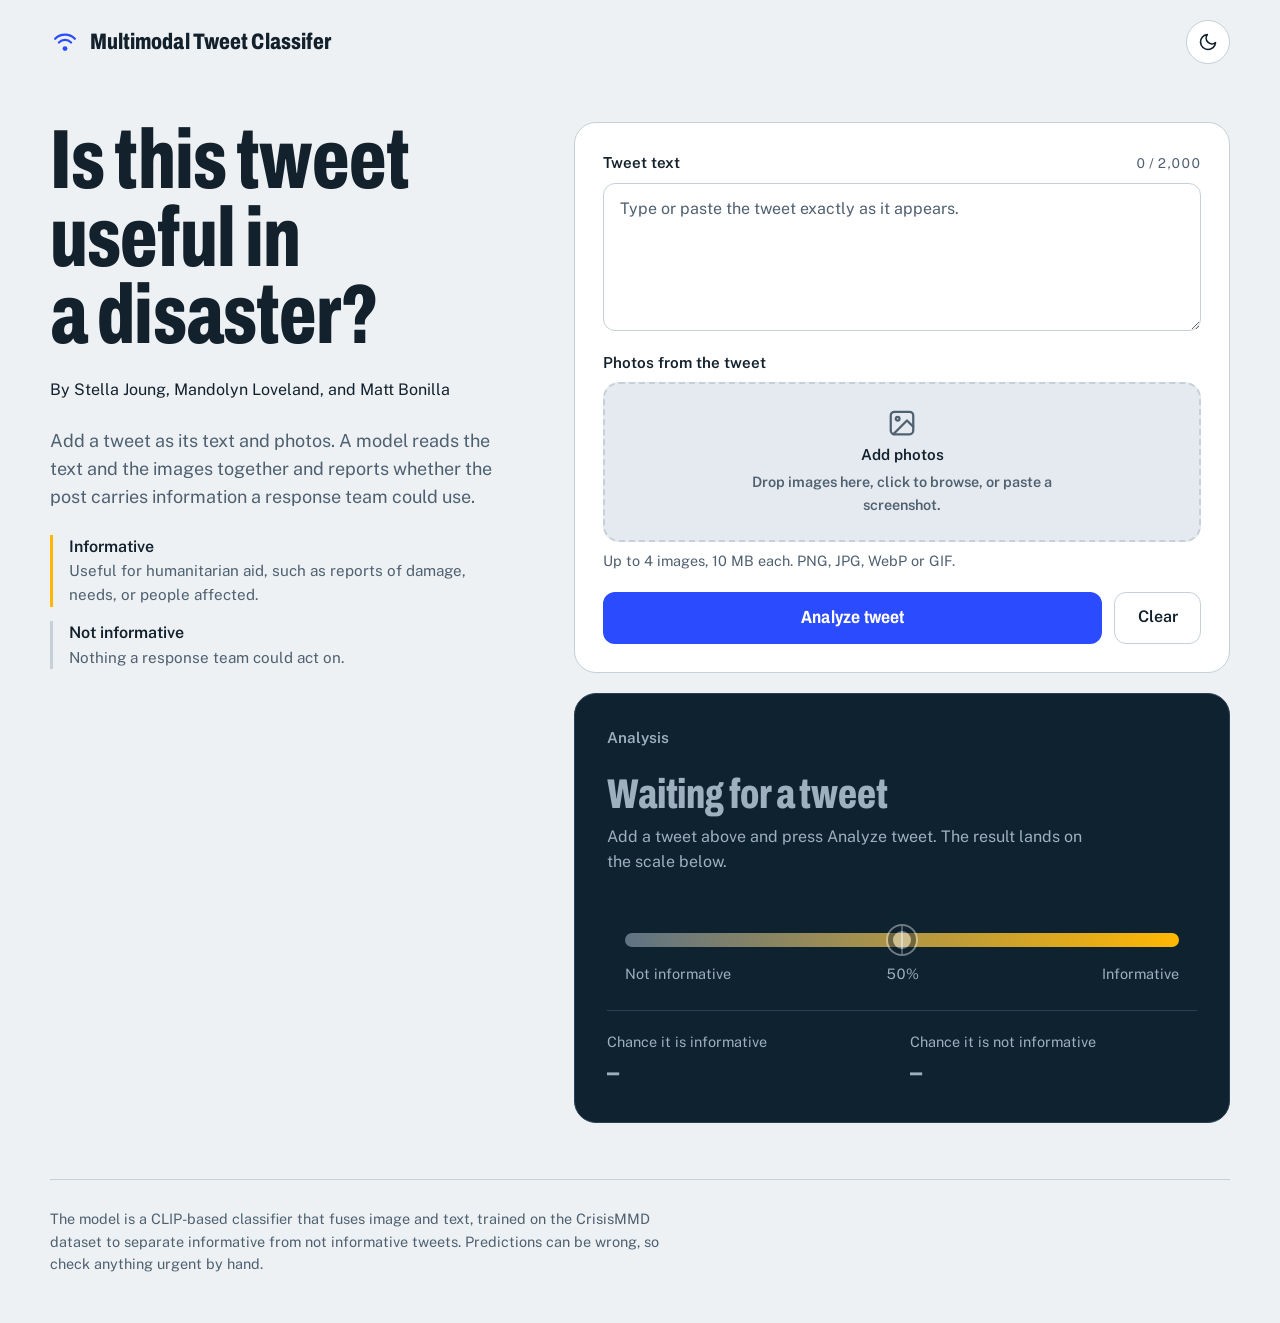
<file: crisismmd.html>
<!DOCTYPE html>
<html lang="en">
<head>
  <meta charset="utf-8">
  <meta name="viewport" content="width=device-width, initial-scale=1">
  <meta name="color-scheme" content="light dark">
  <title>Tweet Triage: is this tweet useful in a disaster?</title>
  <meta name="description" content="Check whether a tweet carries information that could help a disaster response. Add a tweet link, its HTML, or its text and photos.">

  <link rel="icon" href="data:image/svg+xml,%3Csvg xmlns='http://www.w3.org/2000/svg' viewBox='0 0 32 32'%3E%3Crect width='32' height='32' rx='8' fill='%232B4BFF'/%3E%3Ccircle cx='16' cy='23' r='2.6' fill='%23fff'/%3E%3Cpath d='M9.5 16.5a9.2 9.2 0 0 1 13 0M5.5 12.5a14.8 14.8 0 0 1 21 0' fill='none' stroke='%23fff' stroke-width='2.4' stroke-linecap='round'/%3E%3C/svg%3E">

  <!-- Set the saved theme before first paint so the page doesn't flash the wrong colors. -->
  <script>
    (function () {
      try {
        var t = localStorage.getItem('tt-theme');
        if (t !== 'light' && t !== 'dark') {
          t = window.matchMedia('(prefers-color-scheme: dark)').matches ? 'dark' : 'light';
        }
        document.documentElement.setAttribute('data-theme', t);
      } catch (e) { /* storage blocked: the CSS falls back to the system theme */ }
    })();
  </script>

  <link rel="preconnect" href="https://fonts.googleapis.com">
  <link rel="preconnect" href="https://fonts.gstatic.com" crossorigin>
  <link href="https://fonts.googleapis.com/css2?family=Archivo:wdth,wght@62..125,100..900&family=Public+Sans:wght@400;500;600&display=swap" rel="stylesheet">
  <link rel="stylesheet" href="./styles/crisismmd.css">
  <script src="./scripts/crisismmd.js" defer></script>
</head>

<body>
  <a class="skip-link" href="#main">Skip to the tool</a>

  <div class="shell">
    <header class="site-header">
      <a class="brand" href="./" aria-label="Tweet Triage home">
        <svg class="brand-mark" viewBox="0 0 32 32" width="30" height="30" aria-hidden="true" focusable="false">
          <circle cx="16" cy="23" r="2.6" fill="currentColor"/>
          <path d="M9.5 16.5a9.2 9.2 0 0 1 13 0M5.5 12.5a14.8 14.8 0 0 1 21 0" fill="none" stroke="currentColor" stroke-width="2.4" stroke-linecap="round"/>
        </svg>
        <span class="brand-name">Multimodal Tweet Classifer</span>
      </a>

      <div class="header-actions">
        <span class="demo-pill" id="demo-pill" hidden>Demo mode</span>
        <button class="icon-btn" id="theme-toggle" type="button" aria-label="Switch to dark theme" title="Switch to dark theme">
          <svg class="icon-moon" viewBox="0 0 24 24" width="20" height="20" fill="none" stroke="currentColor" stroke-width="2" stroke-linecap="round" stroke-linejoin="round" aria-hidden="true" focusable="false">
            <path d="M21 12.8A9 9 0 1 1 11.2 3a7 7 0 0 0 9.8 9.8z"/>
          </svg>
          <svg class="icon-sun" viewBox="0 0 24 24" width="20" height="20" fill="none" stroke="currentColor" stroke-width="2" stroke-linecap="round" stroke-linejoin="round" aria-hidden="true" focusable="false">
            <circle cx="12" cy="12" r="4"/>
            <path d="M12 2v2M12 20v2M4.93 4.93l1.41 1.41M17.66 17.66l1.41 1.41M2 12h2M20 12h2M4.93 19.07l1.41-1.41M17.66 6.34l1.41-1.41"/>
          </svg>
        </button>
      </div>
    </header>

    <main id="main" class="layout">
      <section class="intro" aria-labelledby="page-title">
        <h1 id="page-title">Is this tweet useful in a disaster?</h1>
        <span> By Stella Joung, Mandolyn Loveland, and Matt Bonilla</span>
        <p class="lede">
          Add a tweet as its text and photos. A model reads the
          text and the images together and reports whether the post carries information
          a response team could use.
        </p>
        <dl class="legend">
          <div>
            <dt>Informative</dt>
            <dd>Useful for humanitarian aid, such as reports of damage, needs, or people affected.</dd>
          </div>
          <div>
            <dt>Not informative</dt>
            <dd>Nothing a response team could act on.</dd>
          </div>
        </dl>
      </section>

      <div class="work">
        <form class="sheet" id="tweet-form" novalidate>
          <div class="tabs" id="tablist" role="tablist" aria-label="How to add the tweet">
            <button class="tab" id="tab-link" type="button" role="tab" data-mode="link" aria-selected="true" aria-controls="panel-link" tabindex="0">Link</button>
            <button class="tab" id="tab-html" type="button" role="tab" data-mode="html" aria-selected="false" aria-controls="panel-html" tabindex="-1">HTML</button>
            <button class="tab" id="tab-pair" type="button" role="tab" data-mode="pair" aria-selected="false" aria-controls="panel-pair" tabindex="-1">Image and text</button>
          </div>

          <!-- Link -->
          <div class="panel" id="panel-link" role="tabpanel" aria-labelledby="tab-link">
            <div class="field">
              <label for="tweet-url">Tweet link</label>
              <input id="tweet-url" name="tweet_url" type="url" inputmode="url" autocomplete="off" spellcheck="false"
                     placeholder="https://x.com/username/status/1234567890"
                     aria-describedby="tweet-url-help tweet-url-error">
              <p class="help" id="tweet-url-help">Paste a link from x.com or twitter.com. The server fetches the text and photos for you.</p>
              <p class="error" id="tweet-url-error" hidden></p>
            </div>
          </div>

          <!-- HTML -->
          <div class="panel" id="panel-html" role="tabpanel" aria-labelledby="tab-html" hidden>
            <div class="field">
              <label for="tweet-html">Tweet HTML</label>
              <textarea id="tweet-html" name="tweet_html" class="code" rows="9" spellcheck="false" autocomplete="off"
                        placeholder="&lt;blockquote class=&quot;twitter-tweet&quot;&gt;…&lt;/blockquote&gt;"
                        aria-describedby="tweet-html-help tweet-html-error"></textarea>
              <p class="help" id="tweet-html-help">Paste the tweet’s embed code or the page source that contains it.</p>
              <p class="error" id="tweet-html-error" hidden></p>
            </div>
          </div>

          <!-- Image and text -->
          <div class="panel" id="panel-pair" role="tabpanel" aria-labelledby="tab-pair" hidden>
            <div class="field">
              <div class="label-row">
                <label for="tweet-text">Tweet text</label>
                <span class="counter" id="text-count" aria-hidden="true">0 / 2,000</span>
              </div>
              <textarea id="tweet-text" name="text" rows="5" maxlength="2000"
                        placeholder="Type or paste the tweet exactly as it appears."
                        aria-describedby="tweet-text-error"></textarea>
              <p class="error" id="tweet-text-error" hidden></p>
            </div>

            <div class="field">
              <span class="label" id="images-label">Photos from the tweet</span>
              <label class="dropzone" id="dropzone">
                <input class="sr-only" id="image-input" type="file" multiple
                       accept="image/png,image/jpeg,image/webp,image/gif"
                       aria-labelledby="images-label" aria-describedby="image-help image-error">
                <svg viewBox="0 0 24 24" width="30" height="30" fill="none" stroke="currentColor" stroke-width="1.8" stroke-linecap="round" stroke-linejoin="round" aria-hidden="true" focusable="false">
                  <rect x="3" y="3" width="18" height="18" rx="3"/>
                  <circle cx="8.5" cy="8.5" r="1.5"/>
                  <path d="M21 15l-5-5L5 21"/>
                </svg>
                <span class="dz-title" id="dz-title">Add photos</span>
                <span class="dz-hint" id="dz-hint">Drop images here, click to browse, or paste a screenshot.</span>
              </label>
              <p class="help" id="image-help">Up to 4 images, 10 MB each. PNG, JPG, WebP or GIF.</p>
              <p class="error" id="image-error" hidden></p>
              <ul class="previews" id="previews" aria-label="Selected photos"></ul>
            </div>
          </div>

          <div class="actions">
            <button class="btn-primary" id="submit-btn" type="submit" aria-busy="false">
              <span class="spinner" aria-hidden="true"></span>
              <span id="submit-label">Analyze tweet</span>
            </button>
            <button class="btn-ghost" id="clear-btn" type="button">Clear</button>
          </div>

          <p class="error form-error" id="form-error" role="alert" hidden></p>
        </form>

        <section class="readout" id="readout" data-state="idle" aria-labelledby="readout-title" tabindex="-1">
          <h2 id="readout-title">Analysis</h2>
          <p class="sr-only" id="status" role="status" aria-live="polite"></p>

          <div>
            <p class="verdict" id="verdict">Waiting for a tweet</p>
            <p class="verdict-note" id="verdict-note">Add a tweet above and press Analyze tweet. The result lands on the scale below.</p>
          </div>

          <div class="scale">
            <div class="scale-track" id="track">
              <span class="marker" id="marker">
                <span class="marker-value" id="marker-value" aria-hidden="true"></span>
              </span>
            </div>
            <div class="scale-ends" aria-hidden="true">
              <span>Not informative</span>
              <span class="scale-mid">50%</span>
              <span>Informative</span>
            </div>
          </div>

          <dl class="numbers">
            <div id="num-inf" data-pick="false">
              <dt>Chance it is informative</dt>
              <dd id="p-inf">–</dd>
            </div>
            <div id="num-not" data-pick="false">
              <dt>Chance it is not informative</dt>
              <dd id="p-not">–</dd>
            </div>
          </dl>

          <div class="echo" id="echo" hidden>
            <h3>What the model read</h3>
            <blockquote class="echo-quote" id="echo-quote" hidden><p id="echo-text"></p></blockquote>
            <div class="echo-images" id="echo-images" hidden></div>
          </div>

          <p class="meta" id="meta" hidden></p>
        </section>
      </div>

      <noscript><p class="error">This tool needs JavaScript to run. Turn it on in your browser and reload the page.</p></noscript>
    </main>

    <footer class="site-footer">
      <p>
        The model is a CLIP-based classifier that fuses image and text, trained on the CrisisMMD
        dataset to separate informative from not informative tweets. Predictions can be wrong,
        so check anything urgent by hand.
      </p>
    </footer>
  </div>
</body>
</html>
</file>
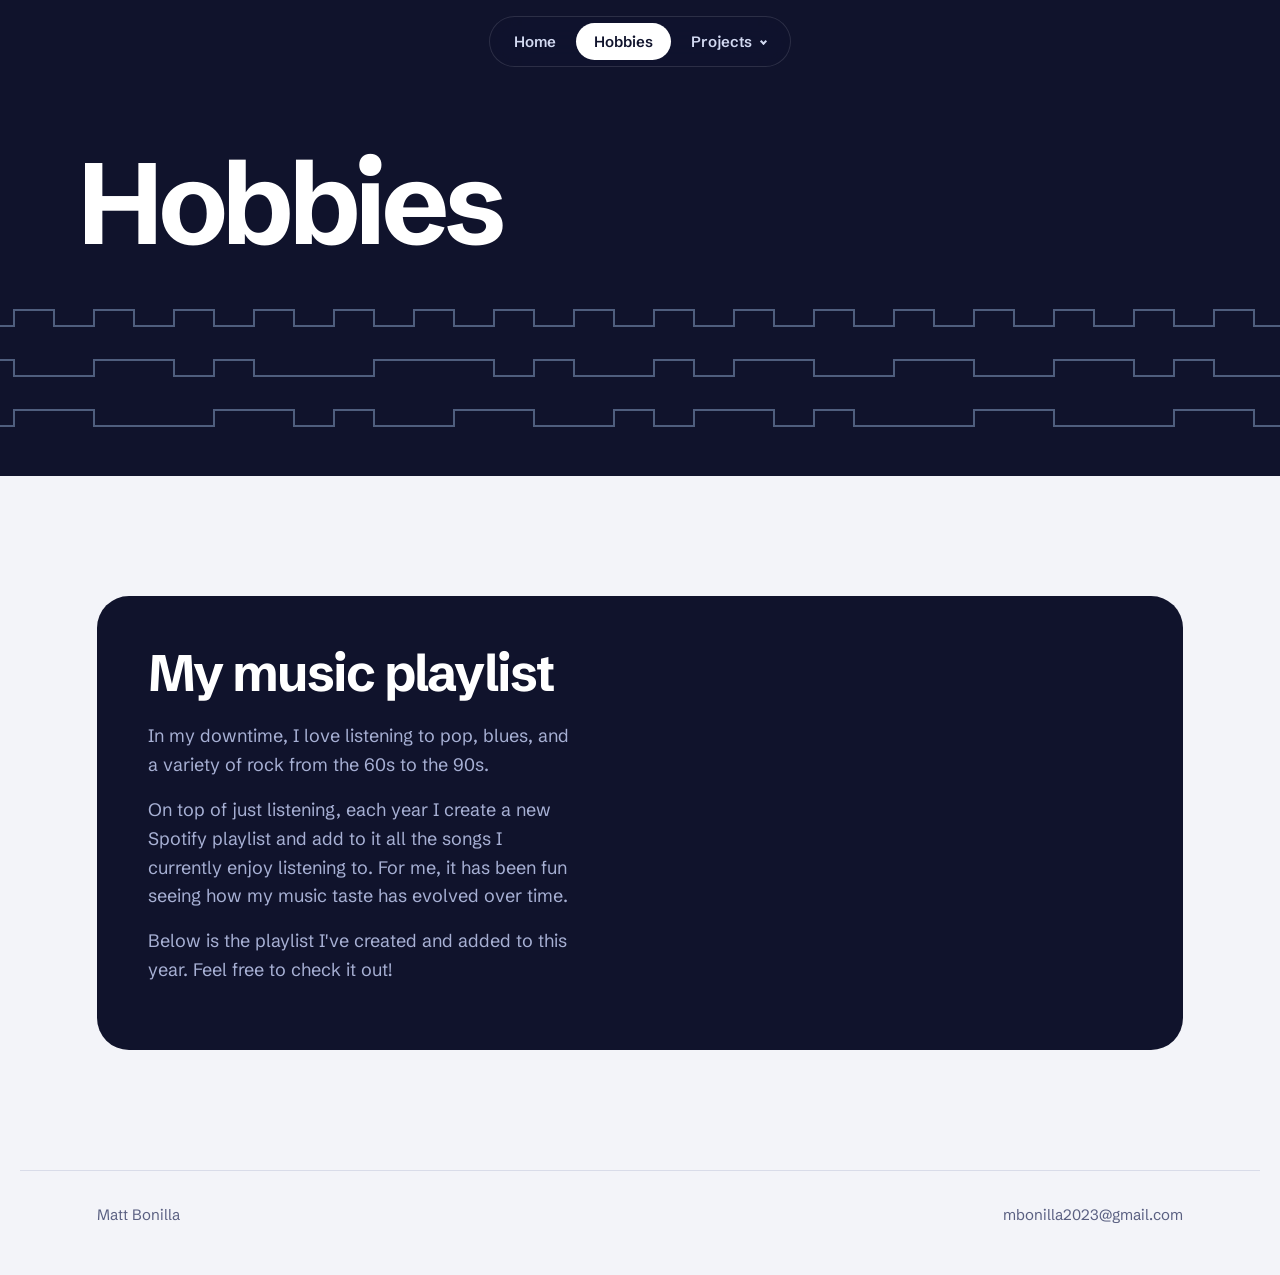
<file: hobbies.html>
<!DOCTYPE html>
<html lang="en">

    <head>
        <meta charset="utf-8">
        <meta name="viewport" content="width=device-width, initial-scale=1">
        <title>Hobbies | Matt Bonilla</title>

        <!-- Fonts -->
        <link rel="preconnect" href="https://fonts.googleapis.com">
        <link rel="preconnect" href="https://fonts.gstatic.com" crossorigin>
        <link href="https://fonts.googleapis.com/css2?family=Schibsted+Grotesk:wght@400..800&display=swap" rel="stylesheet">

        <!-- Styles -->
        <link rel="stylesheet" href="./styles/main.css">
        <link rel="stylesheet" href="./styles/media.css">

        <script src="./scripts/main.js" defer></script>
    </head>

    <body id="HobbiesPage">

        <!-- Navigation -->
        <nav class="mb-nav" aria-label="Main">
            <a href="index.html" class="mb-nav-link">Home</a>
            <a href="hobbies.html" class="mb-nav-link" aria-current="page">Hobbies</a>
            <div class="mb-dropdown">
                <button type="button" class="mb-nav-link" aria-haspopup="true" aria-expanded="false">Projects</button>
                <div class="mb-menu">
                    <a class="mb-menu-item" href="crisismmd.html">CrisisMMD Classifier</a>
                </div>
            </div>
        </nav>

        <button type="button" id="mb-back-to-top-btn">Back to top</button>

        <main>

            <header class="mb-hero mb-hero--compact">
                <canvas class="mb-hero-canvas" aria-hidden="true"></canvas>
                <div class="mb-hero-inner">
                    <h1 class="mb-hero-name mb-hero-name--small">
                        <span class="mb-line"><span>Hobbies</span></span>
                    </h1>
                </div>
            </header>

            <section class="mb-section" aria-labelledby="music-title">
                <div class="mb-playlist">
                    <div>
                        <h2 class="mb-section-title" id="music-title">My music playlist</h2>
                        <p class="mb-text">In my downtime, I love listening to pop, blues, and a variety of rock from the 60s to the 90s.</p>
                        <p class="mb-text">On top of just listening, each year I create a new Spotify playlist and add to it all the songs I currently enjoy listening to. For me, it has been fun seeing how my music taste has evolved over time.</p>
                        <p class="mb-text">Below is the playlist I've created and added to this year. Feel free to check it out!</p>
                    </div>

                    <iframe data-testid="embed-iframe" class="spotify-embed" title="Spotify playlist" src="https://open.spotify.com/embed/playlist/4vaowZ4FLVnLqrKpQ3nKG7?utm_source=generator&si=3f515258fcea4d74" allowfullscreen="" allow="autoplay; clipboard-write; encrypted-media; fullscreen; picture-in-picture" loading="lazy"></iframe>
                </div>
            </section>

        </main>

        <footer class="mb-footer">
            <p>Matt Bonilla</p>
            <a href="mailto:mbonilla2023@gmail.com">mbonilla2023@gmail.com</a>
        </footer>
    </body>

</html>
</file>
<file: styles/crisismmd.css>
/* ==========================================================================
   Tweet Triage
   Idea: a signal scale. The readout is an instrument panel; a marker slides
   from "Not informative" (static) toward "Informative" (beacon).
   ========================================================================== */

/* ---- Tokens ------------------------------------------------------------ */
:root {
  color-scheme: light;

  --bg: #EDF1F4;
  --surface: #FFFFFF;
  --surface-2: #E4EAEF;
  --ink: #13212C;
  --muted: #4F6070;
  --line: #C5D0D8;

  --primary: #2B4BFF;
  --primary-hover: #1F3BE0;
  --on-primary: #FFFFFF;
  --primary-soft: #E4E9FF;
  --focus: #2B4BFF;

  --danger: #B3261E;
  --danger-bg: #FDECEA;

  /* The readout is dark in both themes, like an instrument display. */
  --readout-bg: #0F2230;
  --readout-ink: #EAF1F6;
  --readout-muted: #9DB0BE;
  --readout-line: #2A4155;
  --focus-on-dark: #9DB0FF;
  --static: #5F7384;
  --beacon: #FFB703;

  --font-display: "Archivo", "Arial Narrow", "Helvetica Neue", Arial, sans-serif;
  --font-body: "Public Sans", system-ui, -apple-system, "Segoe UI", Roboto, "Helvetica Neue", Arial, sans-serif;
  --font-code: ui-monospace, SFMono-Regular, Menlo, Consolas, "Liberation Mono", monospace;

  --radius-panel: 22px;
  --radius-control: 12px;
  --gutter: clamp(1rem, 4vw, 2.5rem);
}

@media (prefers-color-scheme: dark) {
  :root:not([data-theme]) {
    color-scheme: dark;
    --bg: #0C1721;
    --surface: #132230;
    --surface-2: #0F1B27;
    --ink: #E8EEF3;
    --muted: #9FB0BD;
    --line: #2A3C4D;
    --primary: #7C93FF;
    --primary-hover: #97A9FF;
    --on-primary: #0B1220;
    --primary-soft: #1B2748;
    --focus: #9DB0FF;
    --danger: #FF9A92;
    --danger-bg: #3A1D1D;
    --readout-bg: #08121B;
    --readout-line: #223548;
  }
}

:root[data-theme="dark"] {
  color-scheme: dark;
  --bg: #0C1721;
  --surface: #132230;
  --surface-2: #0F1B27;
  --ink: #E8EEF3;
  --muted: #9FB0BD;
  --line: #2A3C4D;
  --primary: #7C93FF;
  --primary-hover: #97A9FF;
  --on-primary: #0B1220;
  --primary-soft: #1B2748;
  --focus: #9DB0FF;
  --danger: #FF9A92;
  --danger-bg: #3A1D1D;
  --readout-bg: #08121B;
  --readout-line: #223548;
}

/* ---- Base -------------------------------------------------------------- */
*, *::before, *::after { box-sizing: border-box; }

[hidden] { display: none !important; }

html {
  -webkit-text-size-adjust: 100%;
  text-size-adjust: 100%;
}

body {
  margin: 0;
  min-height: 100vh;
  background: var(--bg);
  color: var(--ink);
  font-family: var(--font-body);
  font-size: 1rem;
  line-height: 1.55;
  -webkit-font-smoothing: antialiased;
}

h1, h2, h3, p, dl, dd, figure, blockquote, ul { margin: 0; }

button, input, textarea { font: inherit; color: inherit; }

:focus-visible {
  outline: 3px solid var(--focus);
  outline-offset: 3px;
}

.sr-only {
  position: absolute !important;
  width: 1px;
  height: 1px;
  margin: -1px;
  padding: 0;
  overflow: hidden;
  clip: rect(0 0 0 0);
  clip-path: inset(50%);
  white-space: nowrap;
  border: 0;
}

.skip-link {
  position: absolute;
  left: 1rem;
  top: -4rem;
  z-index: 10;
  padding: .6rem 1rem;
  border-radius: 10px;
  background: var(--ink);
  color: var(--bg);
  font-weight: 600;
  text-decoration: none;
}
.skip-link:focus { top: 1rem; }

/* ---- Page shell -------------------------------------------------------- */
.shell {
  width: min(100% - 2 * var(--gutter), 1180px);
  margin-inline: auto;
}

.site-header {
  display: flex;
  flex-wrap: wrap;
  align-items: center;
  justify-content: space-between;
  gap: .75rem 1rem;
  padding-block: 1.25rem;
}

.brand {
  display: inline-flex;
  align-items: center;
  gap: .6rem;
  color: var(--ink);
  text-decoration: none;
  border-radius: 10px;
}
.brand-mark { color: var(--primary); flex: none; }
.brand-name {
  font-family: var(--font-display);
  font-stretch: 75%;
  font-weight: 800;
  font-size: 1.4rem;
  letter-spacing: .005em;
  white-space: nowrap;
}

.header-actions { display: flex; align-items: center; gap: .5rem; }

.demo-pill {
  padding: .25rem .7rem;
  border-radius: 999px;
  background: var(--beacon);
  color: #13212C;
  font-size: .85rem;
  font-weight: 600;
  white-space: nowrap;
}

.icon-btn {
  display: grid;
  place-items: center;
  width: 44px;
  height: 44px;
  border-radius: 50%;
  border: 1.5px solid var(--line);
  background: var(--surface);
  color: var(--ink);
  cursor: pointer;
  transition: border-color .15s ease, background-color .15s ease;
}
.icon-btn:hover { border-color: var(--primary); }
:root[data-theme="dark"] .icon-moon { display: none; }
:root:not([data-theme="dark"]) .icon-sun { display: none; }
@media (prefers-color-scheme: dark) {
  :root:not([data-theme]) .icon-moon { display: none; }
  :root:not([data-theme]) .icon-sun { display: block; }
}

/* ---- Layout ------------------------------------------------------------ */
.layout {
  display: grid;
  gap: clamp(2rem, 5vw, 3.5rem);
  padding-block: clamp(1rem, 3vw, 2.5rem) 3.5rem;
}

.intro { display: grid; gap: 1.5rem; align-content: start; }

h1 {
  font-family: var(--font-display);
  font-stretch: 68%;
  font-weight: 800;
  font-size: clamp(3rem, 9vw, 5.25rem);
  line-height: .92;
  letter-spacing: -.01em;
  text-wrap: balance;
}

.lede {
  max-width: 44ch;
  font-size: 1.125rem;
  color: var(--muted);
}

.legend { display: grid; gap: .9rem; max-width: 44ch; }
.legend div { padding-left: 1rem; border-left: 3px solid var(--line); }
.legend div:first-child { border-left-color: var(--beacon); }
.legend dt { font-weight: 600; }
.legend dd { color: var(--muted); font-size: .95rem; }

.work { display: grid; gap: 1.25rem; min-width: 0; }

@media (min-width: 62rem) {
  .layout {
    grid-template-columns: minmax(0, 5fr) minmax(0, 7fr);
    align-items: start;
  }
  .intro { position: sticky; top: 2rem; }
}

/* ---- Input sheet ------------------------------------------------------- */
.sheet {
  display: grid;
  gap: 1.25rem;
  padding: clamp(1.1rem, 3vw, 1.75rem);
  background: var(--surface);
  border: 1px solid var(--line);
  border-radius: var(--radius-panel);
}

.tabs {
  display: flex;
  gap: 4px;
  padding: 4px;
  background: var(--surface-2);
  border-radius: 14px;
}

.tab {
  flex: 1 1 0;
  min-height: 44px;
  padding: .6rem .5rem;
  border: 1px solid transparent;
  border-radius: 10px;
  background: transparent;
  color: var(--muted);
  font-size: .95rem;
  font-weight: 600;
  line-height: 1.2;
  text-align: center;
  cursor: pointer;
  transition: background-color .15s ease, color .15s ease;
}
.tab:hover { color: var(--ink); }
.tab[aria-selected="true"] {
  background: var(--surface);
  border-color: var(--line);
  color: var(--ink);
}

.panel { display: grid; gap: 1.25rem; }

.field { display: grid; gap: .5rem; }

.field label,
.field .label {
  font-weight: 600;
  font-size: .95rem;
}

.label-row { display: flex; align-items: baseline; justify-content: space-between; gap: 1rem; }
.counter { color: var(--muted); font-size: .85rem; font-variant-numeric: tabular-nums; }

input[type="url"],
textarea {
  width: 100%;
  padding: .8rem 1rem;
  border: 1.5px solid var(--line);
  border-radius: var(--radius-control);
  background: var(--surface);
  color: var(--ink);
  font-size: 1rem;
  line-height: 1.5;
  transition: border-color .15s ease, box-shadow .15s ease;
}
textarea { resize: vertical; min-height: 8rem; }
textarea.code {
  min-height: 11rem;
  font-family: var(--font-code);
  font-size: .9rem;
  line-height: 1.5;
}
input::placeholder,
textarea::placeholder { color: var(--muted); opacity: 1; }
input[type="url"]:focus-visible,
textarea:focus-visible {
  outline: none;
  border-color: var(--primary);
  box-shadow: 0 0 0 3px var(--primary-soft);
}
[aria-invalid="true"] { border-color: var(--danger) !important; }

.help { color: var(--muted); font-size: .9rem; }

.error {
  padding: .6rem .85rem;
  border-radius: 10px;
  background: var(--danger-bg);
  color: var(--danger);
  font-size: .92rem;
  font-weight: 500;
}

/* Drop zone */
.dropzone {
  position: relative;
  display: grid;
  justify-items: center;
  gap: .3rem;
  padding: 1.5rem 1rem;
  border: 2px dashed var(--line);
  border-radius: 16px;
  background: var(--surface-2);
  color: var(--muted);
  text-align: center;
  cursor: pointer;
  transition: border-color .15s ease, background-color .15s ease;
}
.dropzone:hover,
.dropzone.is-over {
  border-color: var(--primary);
  background: var(--primary-soft);
}
.dropzone:focus-within {
  border-color: var(--primary);
  outline: 3px solid var(--focus);
  outline-offset: 3px;
}
.dropzone.is-full { cursor: not-allowed; opacity: .75; }
.dropzone.is-full:hover { border-color: var(--line); background: var(--surface-2); }
.dz-title { color: var(--ink); font-weight: 600; }
.dz-hint { font-size: .9rem; max-width: 34ch; }

.previews {
  display: grid;
  grid-template-columns: repeat(auto-fill, minmax(104px, 1fr));
  gap: .75rem;
  padding: 0;
  list-style: none;
}
.previews:empty { display: none; }
.preview {
  position: relative;
  overflow: hidden;
  border: 1px solid var(--line);
  border-radius: 12px;
  background: var(--surface-2);
}
.preview img { display: block; width: 100%; aspect-ratio: 1; object-fit: cover; }
.preview-name {
  display: block;
  padding: .3rem .5rem;
  overflow: hidden;
  color: var(--muted);
  font-size: .75rem;
  text-overflow: ellipsis;
  white-space: nowrap;
}
.remove {
  position: absolute;
  top: 6px;
  right: 6px;
  display: grid;
  place-items: center;
  width: 28px;
  height: 28px;
  border: 0;
  border-radius: 50%;
  background: rgba(15, 34, 48, .88);
  color: #fff;
  cursor: pointer;
}
.remove:hover { background: #000; }

/* Buttons */
.actions { display: flex; flex-wrap: wrap; gap: .75rem; }

.btn-primary,
.btn-ghost {
  min-height: 48px;
  padding: .75rem 1.4rem;
  border-radius: var(--radius-control);
  cursor: pointer;
  transition: background-color .15s ease, border-color .15s ease;
}

.btn-primary {
  display: inline-flex;
  align-items: center;
  justify-content: center;
  gap: .6rem;
  flex: 1 1 12rem;
  border: 0;
  background: var(--primary);
  color: var(--on-primary);
  font-family: var(--font-display);
  font-stretch: 85%;
  font-weight: 700;
  font-size: 1.1rem;
  letter-spacing: .01em;
}
.btn-primary:hover { background: var(--primary-hover); }
.btn-primary[aria-busy="true"] { cursor: progress; opacity: .85; }

.btn-ghost {
  border: 1.5px solid var(--line);
  background: transparent;
  color: var(--ink);
  font-weight: 600;
}
.btn-ghost:hover:not(:disabled) { border-color: var(--primary); }
.btn-ghost:disabled { opacity: .5; cursor: not-allowed; }

.spinner {
  display: none;
  width: 1em;
  height: 1em;
  border: 2px solid currentColor;
  border-right-color: transparent;
  border-radius: 50%;
  animation: spin .7s linear infinite;
}
.btn-primary[aria-busy="true"] .spinner { display: inline-block; }
@keyframes spin { to { transform: rotate(360deg); } }

.form-error { margin-top: -.25rem; }

/* ---- Readout ----------------------------------------------------------- */
.readout {
  --pos: 50;
  display: grid;
  gap: 1.6rem;
  padding: clamp(1.25rem, 3.5vw, 2rem);
  border: 1px solid var(--readout-line);
  border-radius: var(--radius-panel);
  background: var(--readout-bg);
  color: var(--readout-ink);
}
.readout:focus { outline: none; }
.readout:focus-visible { outline: 3px solid var(--focus-on-dark); outline-offset: 3px; }
.readout :focus-visible { outline-color: var(--focus-on-dark); }

.readout h2 {
  font-size: .95rem;
  font-weight: 600;
  color: var(--readout-muted);
}

.verdict {
  font-family: var(--font-display);
  font-stretch: 70%;
  font-weight: 800;
  font-size: clamp(2.8rem, 8vw, 4.25rem);
  line-height: .95;
  letter-spacing: -.005em;
  overflow-wrap: anywhere;
}
.verdict[data-label="informative"] { color: var(--beacon); }
.readout[data-state="idle"] .verdict {
  font-size: clamp(1.9rem, 5vw, 2.6rem);
  color: var(--readout-muted);
}
.readout[data-state="loading"] .verdict { font-size: clamp(1.9rem, 5vw, 2.6rem); }

.verdict-note {
  margin-top: .7rem;
  max-width: 50ch;
  color: var(--readout-muted);
}

/* The signal scale */
.scale { padding: 2rem 18px 0; }

.scale-track {
  position: relative;
  height: 14px;
  border-radius: 999px;
  background: linear-gradient(90deg, var(--static), var(--beacon));
}
.scale-track::after {               /* 50% decision line */
  content: "";
  position: absolute;
  left: 50%;
  top: -7px;
  bottom: -7px;
  width: 2px;
  margin-left: -1px;
  background: var(--readout-ink);
  opacity: .5;
}

.marker {
  position: absolute;
  z-index: 1;
  top: 50%;
  left: calc(var(--pos) * 1%);
  width: 28px;
  height: 28px;
  border: 5px solid var(--readout-bg);
  border-radius: 50%;
  background: #fff;
  box-shadow: 0 0 0 2px #fff;
  transform: translate(-50%, -50%);
  opacity: .4;
  transition: left .95s cubic-bezier(.2, .9, .25, 1), opacity .3s ease;
}
.readout[data-state="done"] .marker { opacity: 1; }
.readout[data-state="loading"] .marker {
  opacity: 1;
  animation: sweep 1.3s ease-in-out infinite alternate;
}
@keyframes sweep {
  from { left: 6%; }
  to   { left: 94%; }
}

.marker-value {
  position: absolute;
  bottom: calc(100% + 12px);
  left: 50%;
  transform: translateX(-50%);
  font-family: var(--font-display);
  font-stretch: 85%;
  font-weight: 700;
  font-size: 1.15rem;
  white-space: nowrap;
  opacity: 0;
  transition: opacity .3s ease .5s;
}
.readout[data-state="done"] .marker-value { opacity: 1; }

.scale-ends {
  display: grid;
  grid-template-columns: 1fr auto 1fr;
  gap: .75rem;
  margin-top: 1rem;
  font-size: .9rem;
  color: var(--readout-muted);
}
.scale-ends span:first-child { text-align: left; }
.scale-ends span:last-child { text-align: right; }
.scale-mid { font-variant-numeric: tabular-nums; }

/* Numbers */
.numbers {
  display: grid;
  grid-template-columns: repeat(2, minmax(0, 1fr));
  gap: 1rem;
  padding-top: 1.25rem;
  border-top: 1px solid var(--readout-line);
}
.numbers dt { color: var(--readout-muted); font-size: .9rem; }
.numbers dd {
  font-family: var(--font-display);
  font-stretch: 80%;
  font-weight: 700;
  font-size: 1.9rem;
  line-height: 1.2;
  font-variant-numeric: tabular-nums;
}
.numbers [data-pick="false"] dd { color: var(--readout-muted); }

/* What the model read */
.echo {
  display: grid;
  gap: 1rem;
  padding-top: 1.25rem;
  border-top: 1px solid var(--readout-line);
}
.echo h3 { font-size: .95rem; font-weight: 600; color: var(--readout-muted); }
.echo-quote {
  padding-left: 1rem;
  border-left: 3px solid var(--beacon);
  max-height: 14rem;
  overflow: auto;
  overflow-wrap: anywhere;
  white-space: pre-wrap;
}
.echo-images {
  display: grid;
  grid-template-columns: repeat(auto-fill, minmax(128px, 1fr));
  gap: .75rem;
}
.echo-fig img {
  display: block;
  width: 100%;
  aspect-ratio: 1;
  object-fit: cover;
  border-radius: 12px;
  background: var(--static);
}
.echo-fig figcaption { margin-top: .35rem; color: var(--readout-muted); font-size: .85rem; }

.meta { color: var(--readout-muted); font-size: .85rem; }
.meta.is-demo { color: var(--beacon); }

/* ---- Footer ------------------------------------------------------------ */
.site-footer {
  padding-block: 1.75rem 3rem;
  border-top: 1px solid var(--line);
  color: var(--muted);
  font-size: .9rem;
}
.site-footer p { max-width: 70ch; }

/* ---- Small screens ----------------------------------------------------- */
@media (max-width: 30rem) {
  .numbers dd { font-size: 1.6rem; }
  .scale-ends { font-size: .85rem; gap: .5rem; }
  .actions .btn-ghost { flex: 1 1 100%; }
}

/* ---- Reduced motion ---------------------------------------------------- */
@media (prefers-reduced-motion: reduce) {
  *, *::before, *::after {
    transition-duration: .001ms !important;
    scroll-behavior: auto !important;
  }
  .readout[data-state="loading"] .marker { animation: none; }
  .spinner { animation: none; }
}
</file>
<file: styles/main.css>
/* ==========================================================
   Tokens
   ========================================================== */
:root
{
    --ink: #10132c;
    --ink-2: #1b2045;
    --paper: #f3f4f9;
    --white: #ffffff;
    --blue: #3a46f0;
    --sky: #9ebbe2;
    --lilac: #af85b5;
    --muted: #5a6082;
    --muted-on-dark: #a7b0d4;
    --line: #d9dce9;

    --font: "Schibsted Grotesk", "Segoe UI", system-ui, sans-serif;
    --ease: cubic-bezier(0.16, 1, 0.3, 1);
    --pad: clamp(20px, 6vw, 88px);
}

/* ==========================================================
   Base
   ========================================================== */
*, *::before, *::after { box-sizing: border-box; }

html { scroll-behavior: smooth; }

body
{
    background: var(--paper);
    color: var(--ink);
    font-family: var(--font);
    font-size: 18px;
    line-height: 1.6;
    margin: 0;
    -webkit-font-smoothing: antialiased;
}

h1, h2, h3, p, ul { margin: 0; padding: 0; }
ul { list-style: none; }
a { color: inherit; }

:focus-visible { outline: 3px solid var(--sky); outline-offset: 3px; border-radius: 10px; }

/* ==========================================================
   Floating navigation
   ========================================================== */
.mb-nav
{
    align-items: center;
    background: rgba(16, 19, 44, 0.7);
    backdrop-filter: blur(16px) saturate(1.4);
    -webkit-backdrop-filter: blur(16px) saturate(1.4);
    border: 1px solid rgba(255, 255, 255, 0.12);
    border-radius: 999px;
    display: flex;
    gap: 2px;
    left: 50%;
    padding: 6px;
    position: fixed;
    top: 16px;
    transform: translateX(-50%);
    z-index: 1000;
}

.mb-nav-link
{
    background: none;
    border: 0;
    border-radius: 999px;
    color: #d3daf2;
    cursor: pointer;
    font: 600 15px/1 var(--font);
    padding: 11px 18px;
    text-decoration: none;
    transition: background-color 0.25s ease, color 0.25s ease;
}

.mb-nav-link:hover, .mb-nav-link[aria-expanded="true"] { background: rgba(255, 255, 255, 0.1); color: #fff; }
.mb-nav-link[aria-current="page"] { background: #fff; color: var(--ink); }

.mb-dropdown { position: relative; }

.mb-dropdown > .mb-nav-link::after
{
    border-bottom: 2px solid currentColor;
    border-right: 2px solid currentColor;
    content: "";
    display: inline-block;
    height: 5px;
    margin-left: 9px;
    transform: translateY(-3px) rotate(45deg);
    transition: transform 0.3s var(--ease);
    width: 5px;
}

.mb-dropdown > .mb-nav-link[aria-expanded="true"]::after { transform: translateY(0) rotate(225deg); }

.mb-menu
{
    background: var(--white);
    border-radius: 18px;
    box-shadow: 0 24px 48px rgba(16, 19, 44, 0.28);
    left: 50%;
    min-width: 240px;
    opacity: 0;
    padding: 8px;
    pointer-events: none;
    position: absolute;
    top: calc(100% + 16px);
    transform: translate(-50%, -8px) scale(0.97);
    transform-origin: top center;
    transition: opacity 0.25s ease, transform 0.4s var(--ease);
}

.mb-menu.is-open { opacity: 1; pointer-events: auto; transform: translate(-50%, 0) scale(1); }

.mb-menu-item
{
    border-radius: 12px;
    display: block;
    font-size: 15px;
    font-weight: 600;
    padding: 12px 14px;
    text-decoration: none;
    transition: background-color 0.2s ease, color 0.2s ease;
}

.mb-menu-item:hover, .mb-menu-item:focus-visible { background: var(--blue); color: #fff; }

/* ==========================================================
   Hero
   ========================================================== */
.mb-hero
{
    background: var(--ink);
    color: #fff;
    min-height: max(92vh, 680px);
    min-height: max(92svh, 680px);
    overflow: hidden;
    padding: 150px var(--pad) 220px; /* bottom band is reserved for the waveform */
    position: relative;
}

.mb-hero--compact { min-height: 0; }

.mb-hero-canvas { height: 100%; inset: 0; position: absolute; width: 100%; }

.mb-hero-inner
{
    align-items: start;
    display: grid;
    gap: 40px;
    grid-template-columns: 1fr auto;
    margin: 0 auto;
    max-width: 1240px;
    position: relative;
}

.mb-hero-name
{
    font-size: clamp(56px, 11.5vw, 156px);
    font-weight: 700;
    letter-spacing: -0.05em;
    line-height: 0.92;
}

.mb-hero-name--small { font-size: clamp(52px, 9vw, 120px); }

.mb-hero-line { display: block; overflow: hidden; padding-bottom: 0.08em; }
.mb-hero-line > span { animation: slide-up 1.1s var(--ease) both; display: block; }
.mb-hero-line:nth-child(2) > span { animation-delay: 0.12s; }

.mb-hero-sub
{
    animation: fade-in 1s 0.45s ease both;
    color: var(--muted-on-dark);
    font-size: clamp(18px, 2vw, 22px);
    margin-top: 28px;
    max-width: 36ch;
}

.mb-hero-aside { animation: fade-in 1s 0.6s ease both; }

@keyframes slide-up { from { transform: translateY(105%); } to { transform: none; } }
@keyframes fade-in  { from { opacity: 0; } to { opacity: 1; } }

/* ==========================================================
   Sections
   ========================================================== */
.mb-section { margin: 0 auto; max-width: 1240px; padding: 120px var(--pad); }

.mb-section-title
{
    font-size: clamp(38px, 5vw, 64px);
    font-weight: 700;
    letter-spacing: -0.035em;
    line-height: 1;
}

.mb-text { color: var(--muted); max-width: 60ch; }

/* ---------- Career ---------- */
.mb-career { display: grid; gap: 48px; grid-template-columns: 1fr 2.3fr; }
.mb-career .mb-section-title { align-self: start; position: sticky; top: 110px; }

.mb-rows { border-bottom: 1px solid var(--line); }

.mb-row
{
    border-top: 1px solid var(--line);
    display: grid;
    gap: 24px;
    grid-template-columns: 190px 1fr;
    padding: 32px 0;
    transition: opacity 0.4s ease;
}

.mb-rows.is-tracking .mb-row { opacity: 0.38; }
.mb-rows.is-tracking .mb-row.is-active { opacity: 1; }

.mb-row-date
{
    color: var(--muted);
    font-size: 15px;
    font-weight: 600;
    padding-top: 6px;
    transition: color 0.4s ease;
}

.mb-row.is-active .mb-row-date { color: var(--blue); }

.mb-row-role { font-size: clamp(22px, 2.4vw, 30px); font-weight: 650; letter-spacing: -0.02em; line-height: 1.2; }
.mb-row-org { color: var(--muted); margin-top: 6px; }

/* ---------- Bento: education + interests ---------- */
.mb-bento { display: grid; gap: 20px; grid-template-columns: 1.15fr 1fr; padding-top: 0; }

.mb-tile { border-radius: 32px; padding: clamp(28px, 4vw, 48px); }

.mb-tile-title { font-size: 15px; font-weight: 700; letter-spacing: 0; opacity: 0.7; }

.mb-tile--edu { background: var(--blue); color: #fff; display: flex; flex-direction: column; gap: 56px; }
.mb-edu-degree { font-size: clamp(26px, 3vw, 38px); font-weight: 650; letter-spacing: -0.03em; line-height: 1.1; }
.mb-edu-meta { margin-top: 14px; opacity: 0.85; }

.mb-tile--int { background: var(--white); }

.mb-chips { display: flex; flex-wrap: wrap; gap: 10px; margin-top: 28px; }

.mb-chip
{
    background: var(--paper);
    border-radius: 999px;
    font-size: 16px;
    font-weight: 600;
    padding: 10px 18px;
    transition: background-color 0.25s ease, color 0.25s ease;
}

.mb-chip:hover { background: var(--ink); color: #fff; }

/* ---------- Carousel ---------- */
.mb-projects-head { align-items: end; display: flex; justify-content: space-between; margin-bottom: 40px; }

.mb-carousel-track
{
    display: flex;
    gap: 20px;
    overflow-x: auto;
    scroll-behavior: smooth;
    scroll-snap-type: x mandatory;
    scrollbar-width: none;
}

.mb-carousel-track::-webkit-scrollbar { display: none; }

.mb-slide
{
    background: var(--ink);
    border-radius: 32px;
    color: #fff;
    display: flex;
    flex: 0 0 min(100%, 600px);
    flex-direction: column;
    gap: 12px;
    min-height: 340px;
    overflow: hidden;
    padding: 40px;
    position: relative;
    scroll-snap-align: start;
    text-decoration: none;
    transition: transform 0.5s var(--ease);
}

.mb-slide::before
{
    background: radial-gradient(circle, var(--blue), transparent 65%);
    content: "";
    height: 380px;
    opacity: 0.55;
    position: absolute;
    right: -140px;
    top: -160px;
    transition: transform 0.6s var(--ease);
    width: 380px;
}

a.mb-slide:hover { transform: translateY(-6px); }
a.mb-slide:hover::before { transform: scale(1.25); }

.mb-slide > * { position: relative; }
.mb-slide h3 { font-size: clamp(28px, 3.2vw, 38px); font-weight: 650; letter-spacing: -0.03em; line-height: 1.1; margin-top: auto; }
.mb-slide p { color: var(--muted-on-dark); max-width: 38ch; }
.mb-slide-cta { font-weight: 700; margin-top: 8px; }

.mb-slide--muted { background: transparent; border: 2px dashed #b8bdd3; color: var(--ink); }
.mb-slide--muted::before { display: none; }
.mb-slide--muted p { color: var(--muted); }

.mb-carousel-controls { align-items: center; display: flex; gap: 10px; }

.mb-carousel-btn
{
    background: var(--white);
    border: 1px solid var(--line);
    border-radius: 50%;
    color: var(--ink);
    cursor: pointer;
    font-size: 18px;
    height: 48px;
    transition: background-color 0.25s ease, color 0.25s ease, opacity 0.25s ease;
    width: 48px;
}

.mb-carousel-btn:hover:not(:disabled) { background: var(--ink); color: #fff; }
.mb-carousel-btn:disabled { cursor: default; opacity: 0.35; }

/* ---------- Footer ---------- */
.mb-footer
{
    align-items: center;
    border-top: 1px solid var(--line);
    color: var(--muted);
    display: flex;
    flex-wrap: wrap;
    font-size: 15px;
    gap: 12px;
    justify-content: space-between;
    margin: 0 auto;
    max-width: 1240px;
    padding: 32px var(--pad) 48px;
}

.mb-footer a { text-decoration: none; transition: color 0.2s ease; }
.mb-footer a:hover { color: var(--blue); }

/* ==========================================================
   Back-to-top
   ========================================================== */
#mb-back-to-top-btn
{
    background: var(--blue);
    border: 0;
    border-radius: 999px;
    box-shadow: 0 12px 32px rgba(58, 70, 240, 0.4);
    color: #fff;
    cursor: pointer;
    font: 650 15px/1 var(--font);
    left: 50%;
    opacity: 0;
    padding: 14px 22px;
    pointer-events: none;
    position: fixed;
    top: 84px;
    transform: translate(-50%, -12px);
    transition: opacity 0.3s ease, transform 0.45s var(--ease);
    z-index: 999;
}

#mb-back-to-top-btn.visible { opacity: 1; pointer-events: auto; transform: translate(-50%, 0); }

/* ==========================================================
   Responsive & motion preferences
   ========================================================== */
@media screen and (max-width: 860px)
{
    body { font-size: 16px; }
    .mb-hero { padding-top: 120px; }
    .mb-hero-line {text-align: center;}
    .mb-hero-sub {margin: 28px auto 0 auto; text-align: center;}
    .mb-hero-inner { grid-template-columns: 1fr; }
    .mb-hero-aside { order: -1; margin: auto; }
    .mb-section { padding-bottom: 80px; padding-top: 80px; }
    .mb-career { grid-template-columns: 1fr; }
    .mb-career .mb-section-title { position: static; }
    .mb-row { gap: 6px; grid-template-columns: 1fr; padding: 24px 0; }
    .mb-row-date { padding-top: 0; }
    .mb-bento { grid-template-columns: 1fr; }
    .mb-tile--edu { gap: 36px; }
    .mb-nav-link { font-size: 14px; padding: 10px 14px; }

    /* Keep the dropdown on-screen: anchor it to the right edge of its button */
    .mb-menu { left: auto; max-width: calc(100vw - 32px); right: 0; transform: translateY(-8px) scale(0.97); transform-origin: top right; }
    .mb-menu.is-open { transform: none; }
}

@media (prefers-reduced-motion: reduce)
{
    html { scroll-behavior: auto; }
    *, *::before, *::after { animation-duration: 0.01ms !important; transition-duration: 0.01ms !important; }
    .mb-carousel-track { scroll-behavior: auto; }
}
</file>
<file: styles/media.css>
/* ==========================================================
   Portrait
   ========================================================== */
.mb-img { display: block; }

.mb-img-square
{
    aspect-ratio: 1;
    height: clamp(250px, 18vw, 500px);
    width: clamp(250px, 18vw, 500px);
}

.mb-img-square-cropped
{
    border: 1px solid rgba(255, 255, 255, 0.25);
    border-radius: 32px;
    box-shadow: 0 0 0 8px rgba(255, 255, 255, 0.06);
    object-fit: cover;
    object-position: center center;
}

/* ==========================================================
   Social links
   ========================================================== */
.mb-media-container
{
    animation: fade-in 1s 0.6s ease both;
    display: flex;
    flex-wrap: wrap;
    gap: 10px;
    margin-top: 32px;
}

.media-link
{
    align-items: center;
    background: rgba(255, 255, 255, 0.94);
    border-radius: 50%;
    display: inline-flex;
    height: 50px;
    justify-content: center;
    transition: transform 0.4s cubic-bezier(0.16, 1, 0.3, 1), box-shadow 0.3s ease;
    width: 50px;
}

.media-link:hover, .media-link:focus-visible
{
    box-shadow: 0 0 0 4px rgba(158, 187, 226, 0.5);
    transform: translateY(-4px);
}

.media-icon { height: 24px; object-fit: contain; width: 24px; }

/* ==========================================================
   Hobbies: playlist
   ========================================================== */
.mb-playlist
{
    background: var(--ink);
    border-radius: 32px;
    color: #fff;
    display: grid;
    gap: 48px;
    grid-template-columns: 1fr 1.2fr;
    padding: clamp(28px, 4vw, 56px);
}

.mb-playlist .mb-section-title { font-size: clamp(32px, 4vw, 52px); margin-bottom: 24px; }
.mb-playlist .mb-text { color: var(--muted-on-dark); }
.mb-playlist .mb-text + .mb-text { margin-top: 16px; }

.spotify-embed
{
    align-self: center;
    border: 0;
    border-radius: 16px;
    display: block;
    min-height: 352px;
    width: 100%;
}

@media screen and (max-width: 860px)
{
    .mb-media-container { margin-top: 24px; justify-content: space-evenly;}
    .mb-playlist { gap: 32px; grid-template-columns: 1fr; }
}
</file>
